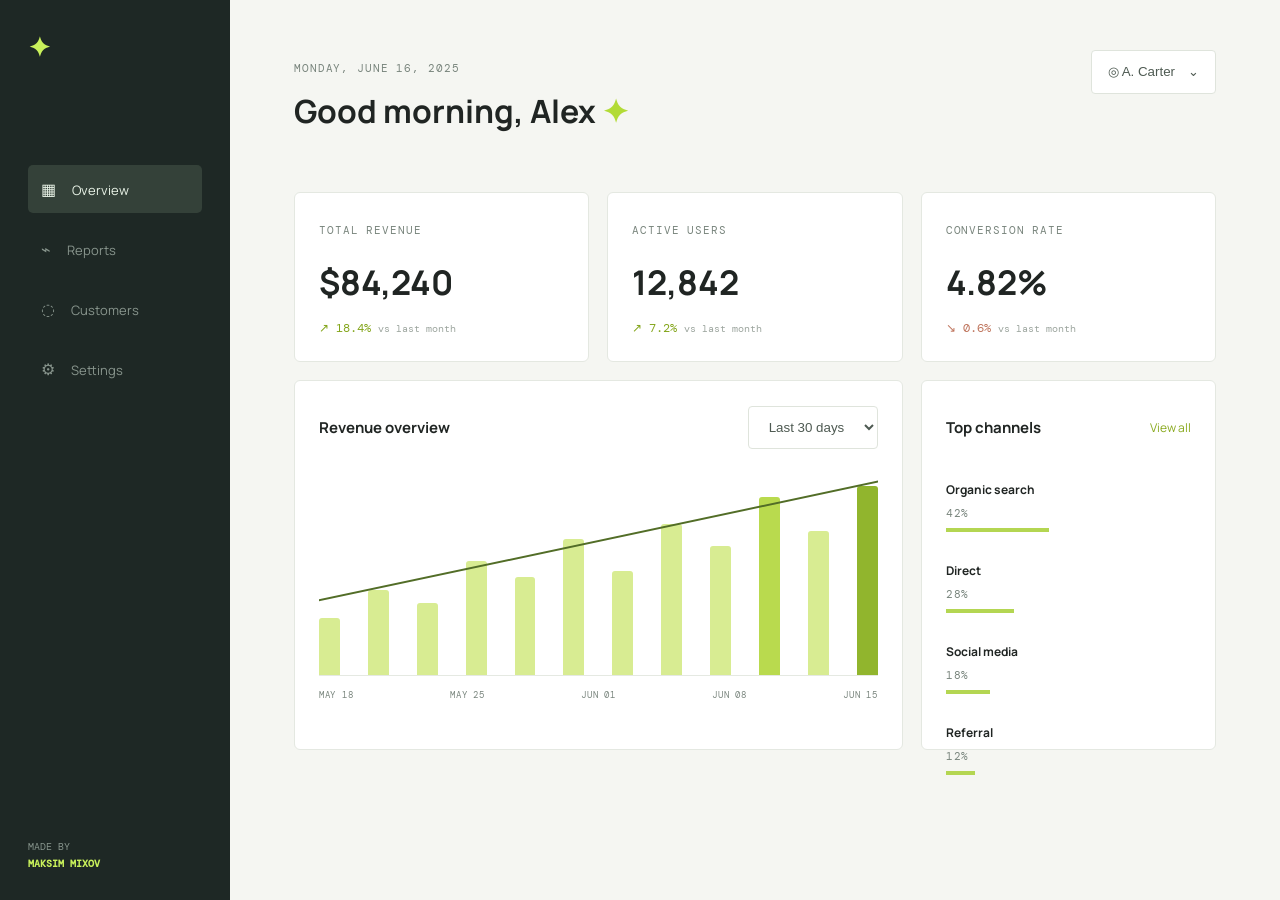
<file: aurora-dashboard/index.html>
<!doctype html><html lang="ru"><head><meta charset="UTF-8"><meta name="viewport" content="width=device-width,initial-scale=1"><title>Aurora Analytics</title><link rel="stylesheet" href="style.css"></head><body><aside><b class="mark">✦</b><nav><a class="active">▦ <span>Overview</span></a><a>⌁ <span>Reports</span></a><a>◌ <span>Customers</span></a><a>⚙ <span>Settings</span></a></nav><small>MADE BY<br><strong>MAKSIM MIXOV</strong></small></aside><main><header><div><p>MONDAY, JUNE 16, 2025</p><h1>Good morning, Alex <span>✦</span></h1></div><button>◎ A. Carter　⌄</button></header><div class="grid"><article class="metric"><span>Total revenue</span><strong>$84,240</strong><em>↗ 18.4% <small>vs last month</small></em></article><article class="metric"><span>Active users</span><strong>12,842</strong><em>↗ 7.2% <small>vs last month</small></em></article><article class="metric"><span>Conversion rate</span><strong>4.82%</strong><em class="down">↘ 0.6% <small>vs last month</small></em></article><article class="wide"><div class="title"><h2>Revenue overview</h2><select><option>Last 30 days</option></select></div><div class="chart"><div class="line"></div><div class="bars"><i></i><i></i><i></i><i></i><i></i><i></i><i></i><i></i><i></i><i></i><i></i><i></i></div><div class="months"><span>May 18</span><span>May 25</span><span>Jun 01</span><span>Jun 08</span><span>Jun 15</span></div></div></article><article class="side"><div class="title"><h2>Top channels</h2><a>View all</a></div><p><b>Organic search</b><span>42% <i style="width:42%"></i></span></p><p><b>Direct</b><span>28% <i style="width:28%"></i></span></p><p><b>Social media</b><span>18% <i style="width:18%"></i></span></p><p><b>Referral</b><span>12% <i style="width:12%"></i></span></p></article></div></main></body></html>
</file>
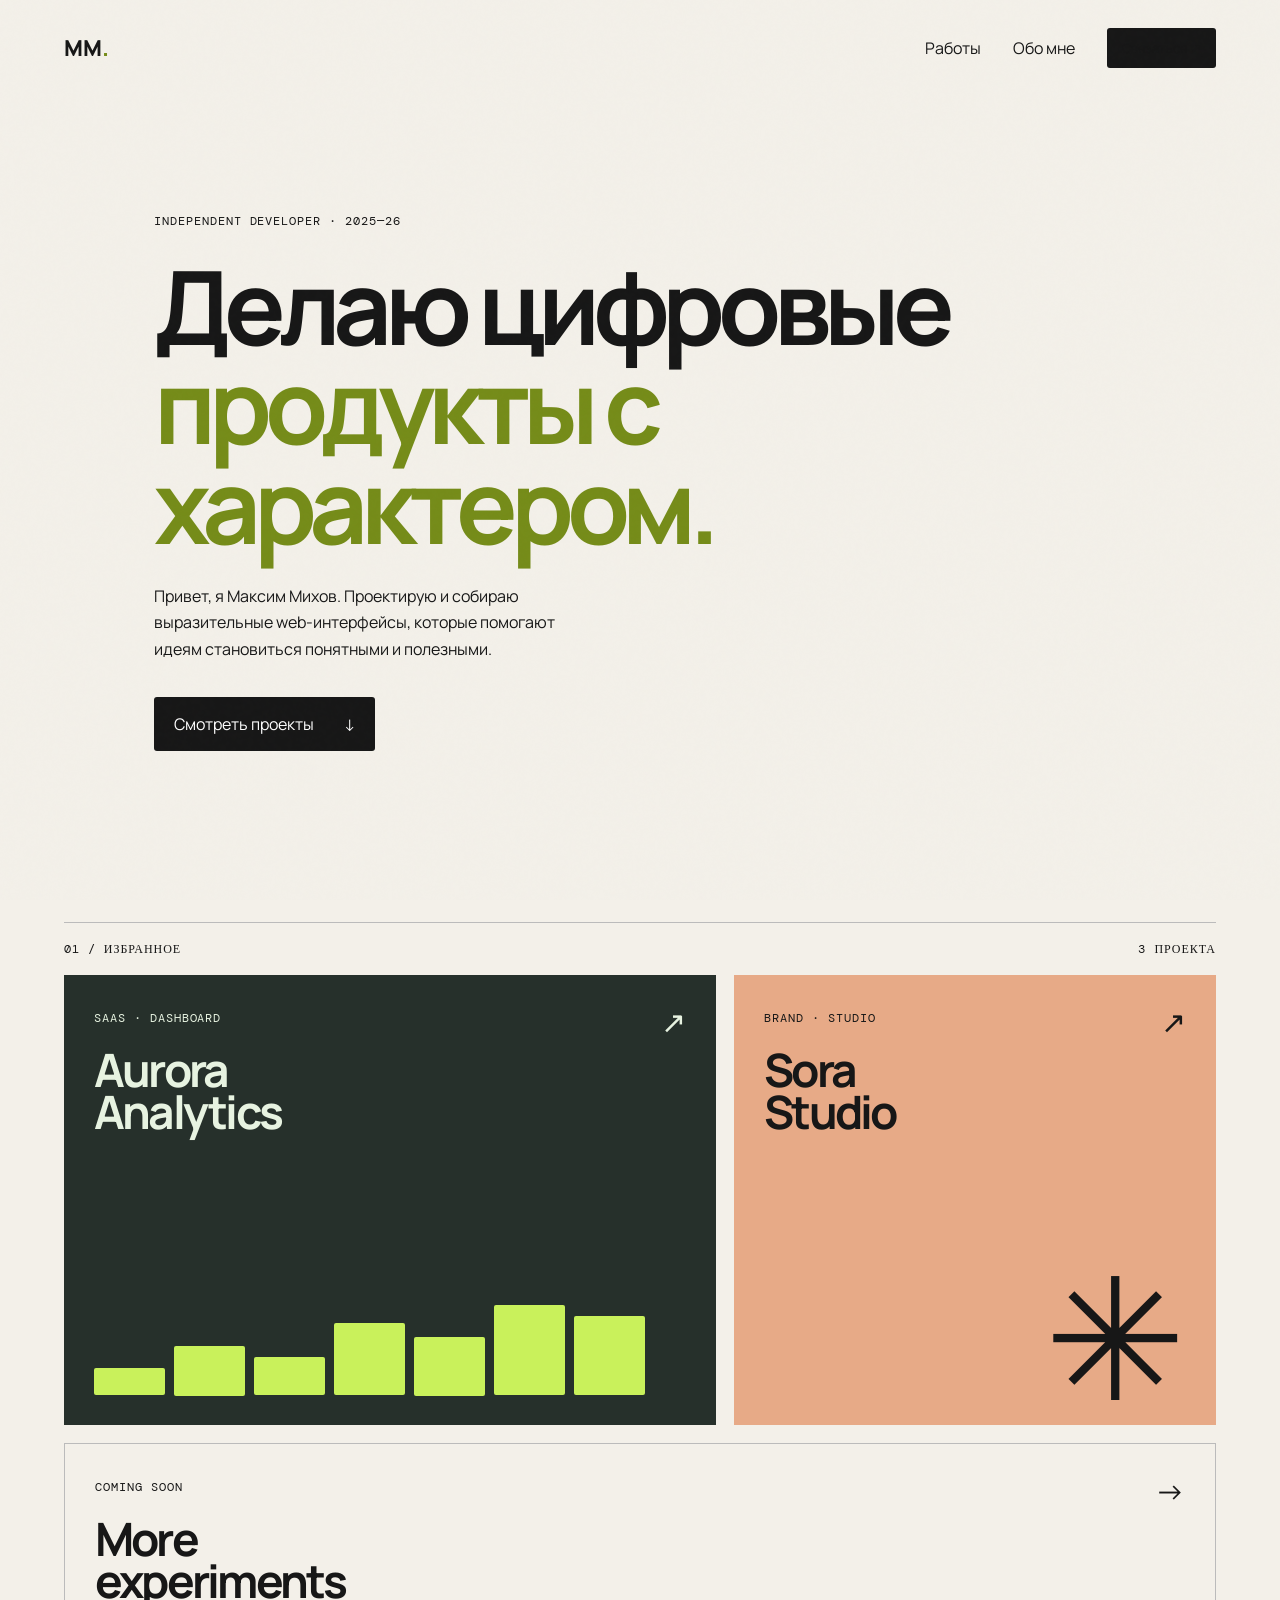
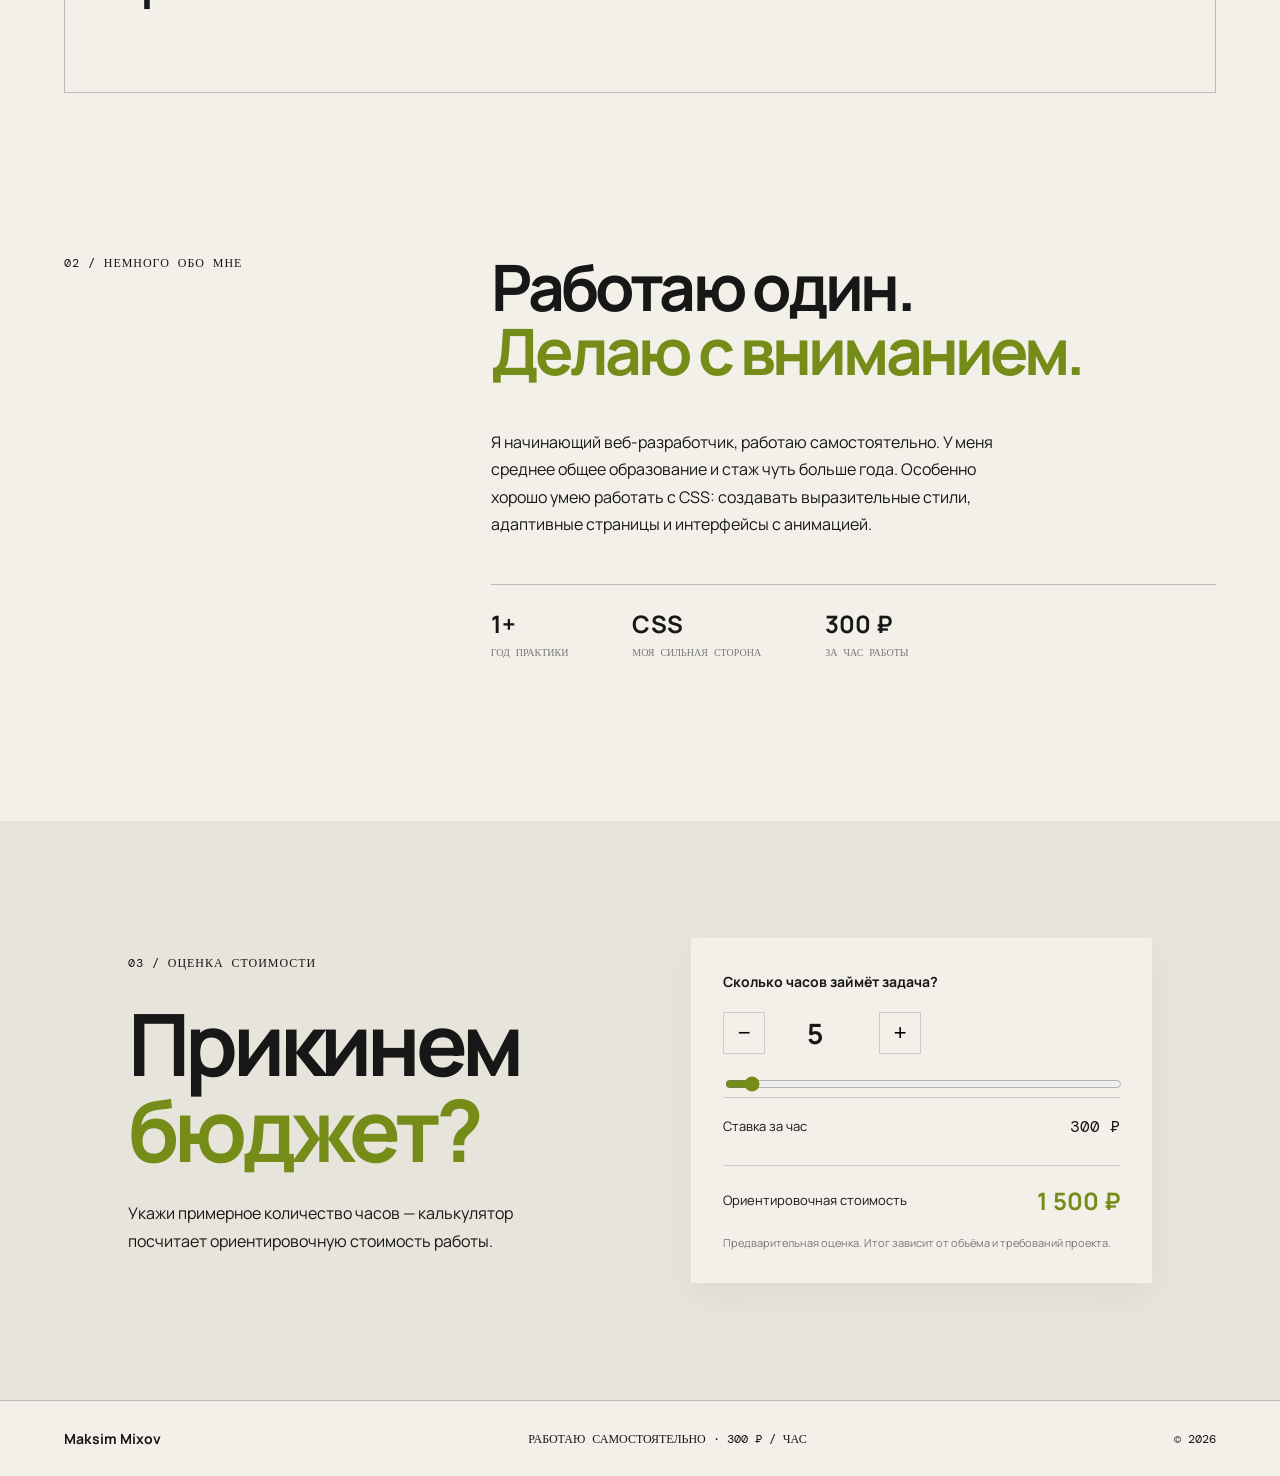
<file: portfolio/index.html>
<!doctype html>
<html lang="ru">
<head><meta charset="UTF-8"><meta name="viewport" content="width=device-width,initial-scale=1"><title>Maksim Mixov — Product developer</title><link rel="stylesheet" href="style.css"></head>
<body>
<nav><a class="logo" href="#top">MM<span>.</span></a><div class="links"><a href="#work">Работы</a><a href="#about">Обо мне</a><a class="button small" href="mailto:hello@maksimmixov.dev">Связаться ↗</a></div></nav>
<main id="top"><section class="hero"><p class="eyebrow">Independent developer · 2025—26</p><h1>Делаю цифровые<br><em>продукты с характером.</em></h1><p class="intro">Привет, я Максим Михов. Проектирую и собираю выразительные web-интерфейсы, которые помогают идеям становиться понятными и полезными.</p><a class="button" href="#work">Смотреть проекты <span>↓</span></a></section>
<section id="work" class="work"><div class="section-title"><span>01 / Избранное</span><span>3 проекта</span></div><div class="cards"><a class="project dark" href="../aurora-dashboard/index.html"><div><span class="tag">SaaS · Dashboard</span><h2>Aurora<br>Analytics</h2></div><span class="arrow">↗</span><div class="mini-chart"><i></i><i></i><i></i><i></i><i></i><i></i><i></i></div></a><a class="project peach" href="../sora-studio/index.html"><div><span class="tag">Brand · Studio</span><h2>Sora<br>Studio</h2></div><span class="arrow">↗</span><div class="sun">✳</div></a><div class="project outline"><div><span class="tag">Coming soon</span><h2>More<br>experiments</h2></div><span class="arrow">→</span></div></div></section>
<section id="about" class="about"><span class="section-label">02 / Немного обо мне</span><div><h2>Работаю один.<br><em>Делаю с вниманием.</em></h2><p>Я начинающий веб-разработчик, работаю самостоятельно. У меня среднее общее образование и стаж чуть больше года. Особенно хорошо умею работать с CSS: создавать выразительные стили, адаптивные страницы и интерфейсы с анимацией.</p><div class="facts"><div><strong>1+</strong><span>год практики</span></div><div><strong>CSS</strong><span>моя сильная сторона</span></div><div><strong>300 ₽</strong><span>за час работы</span></div></div></div></section>
<section class="calculator" id="calculator"><div><span class="section-label">03 / Оценка стоимости</span><h2>Прикинем<br><em>бюджет?</em></h2><p>Укажи примерное количество часов — калькулятор посчитает ориентировочную стоимость работы.</p></div><div class="calc-card"><label for="hours">Сколько часов займёт задача?</label><div class="hours-control"><button type="button" id="minus" aria-label="Уменьшить часы">−</button><input id="hours" type="number" min="1" max="500" value="5"><button type="button" id="plus" aria-label="Увеличить часы">+</button></div><input id="range" type="range" min="1" max="80" value="5" aria-label="Количество часов"><div class="rate"><span>Ставка за час</span><strong>300 ₽</strong></div><div class="total"><span>Ориентировочная стоимость</span><strong id="total">1 500 ₽</strong></div><small>Предварительная оценка. Итог зависит от объёма и требований проекта.</small></div></section></main>
<footer><strong>Maksim Mixov</strong><span>Работаю самостоятельно · 300 ₽ / час</span><span>© 2026</span></footer>
<script src="script.js"></script>
</body></html>
</file>
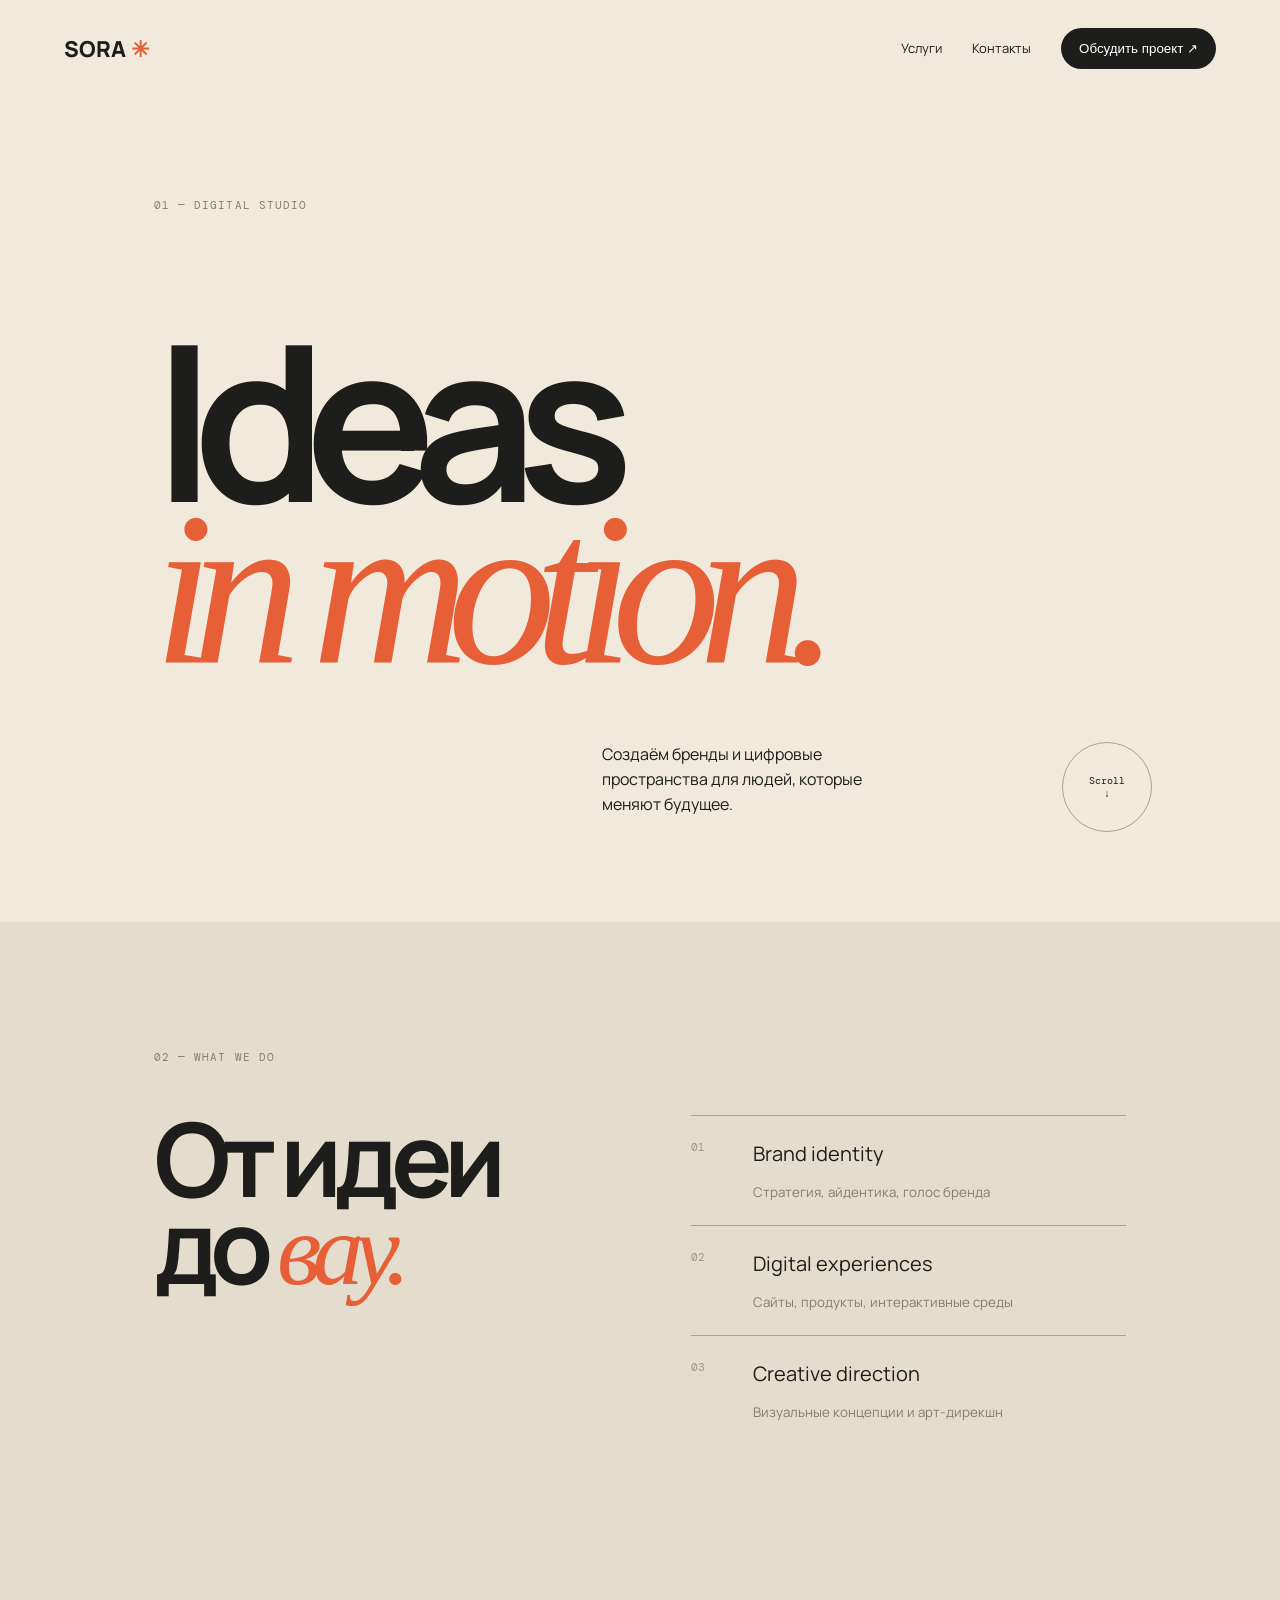
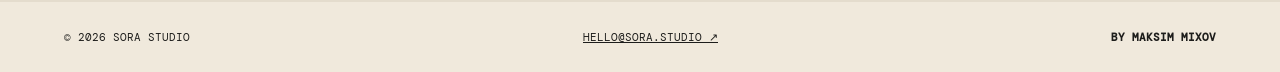
<file: sora-studio/index.html>
<!doctype html><html lang="ru"><head><meta charset="UTF-8"><meta name="viewport" content="width=device-width,initial-scale=1"><title>Sora — Creative studio</title><link rel="stylesheet" href="style.css"></head><body><nav><a href="#" class="logo">SORA<span>✳</span></a><div><a href="#services">Услуги</a><a href="#contact">Контакты</a><button>Обсудить проект ↗</button></div></nav><main><section class="hero"><p class="number">01 — Digital studio</p><h1>Ideas<br><i>in motion.</i></h1><p class="lead">Создаём бренды и цифровые пространства для людей, которые меняют будущее.</p><a href="#services" class="circle">Scroll<br>↓</a></section><section id="services" class="services"><p class="number">02 — What we do</p><div><h2>От идеи<br>до <i>вау.</i></h2><ol><li><b>01</b><span>Brand identity</span><small>Стратегия, айдентика, голос бренда</small></li><li><b>02</b><span>Digital experiences</span><small>Сайты, продукты, интерактивные среды</small></li><li><b>03</b><span>Creative direction</span><small>Визуальные концепции и арт-дирекшн</small></li></ol></div></section></main><footer id="contact"><span>© 2026 Sora Studio</span><a href="mailto:hello@sora.studio">hello@sora.studio ↗</a><strong>By Maksim Mixov</strong></footer></body></html>
</file>
<file: aurora-dashboard/style.css>
@import url('https://fonts.googleapis.com/css2?family=DM+Mono&family=Manrope:wght@500;700;800&display=swap');*{box-sizing:border-box}body{margin:0;background:#f5f6f2;color:#202523;font-family:Manrope, sans-serif;display:flex}aside{width:230px;min-height:100vh;background:#1e2825;color:#c9d3c9;padding:28px;display:flex;flex-direction:column}.mark{color:#c9f15b;font-size:27px}nav{margin-top:100px;display:grid;gap:12px}nav a{padding:13px;color:#88958d;text-decoration:none}nav a.active{background:#344139;border-radius:5px;color:#e9f3e7}nav span{margin-left:13px;font-size:13px}aside small{margin-top:auto;font:10px 'DM Mono';line-height:1.7;color:#87958d}aside strong{color:#c9f15b}main{max-width:1250px;flex:1;padding:50px 5vw}header{display:flex;justify-content:space-between;align-items:start;margin-bottom:45px}header p,.metric span,.months,.side p span{font:11px 'DM Mono';color:#79857d;letter-spacing:.08em;text-transform:uppercase}h1{font-size:32px;margin:14px 0}h1 span{color:#b2db36}button,select{padding:12px 16px;background:#fff;border:1px solid #dfe4dc;border-radius:4px;color:#4e5a52}.grid{display:grid;grid-template-columns:repeat(3,1fr);gap:18px}.metric,.wide,.side{background:#fff;border:1px solid #e4e8e1;border-radius:6px;padding:24px}.metric strong{display:block;font-size:34px;margin:20px 0 10px}.metric em{font:12px 'DM Mono';color:#83a51a;font-style:normal}.metric em small{color:#9ca59e}.metric .down{color:#bf755d}.wide{grid-column:span 2;height:370px}.side{height:370px}.title{display:flex;justify-content:space-between;align-items:center}.title h2{font-size:15px}.title a{font-size:12px;color:#89a91e}.chart{height:270px;position:relative;padding-top:35px}.bars{height:190px;display:flex;align-items:end;gap:5%;border-bottom:1px solid #e5e9e2}.bars i{width:4%;background:#d8ec92;border-radius:3px 3px 0 0}.bars i:nth-child(1){height:30%}.bars i:nth-child(2){height:45%}.bars i:nth-child(3){height:38%}.bars i:nth-child(4){height:60%}.bars i:nth-child(5){height:52%}.bars i:nth-child(6){height:72%}.bars i:nth-child(7){height:55%}.bars i:nth-child(8){height:80%}.bars i:nth-child(9){height:68%}.bars i:nth-child(10){height:94%;background:#b9da4e}.bars i:nth-child(11){height:76%}.bars i:nth-child(12){height:100%;background:#91b52d}.line{position:absolute;z-index:2;top:89px;left:0;width:100%;height:80px;border-top:2px solid #526d27;transform:skewY(-12deg)}.months{display:flex;justify-content:space-between;padding-top:13px;font-size:9px}.side p{margin:30px 0}.side p b{display:block;font-size:12px;margin-bottom:8px}.side p span{display:block;position:relative}.side p i{display:block;height:4px;background:#b4d652;margin-top:8px} @media(max-width:750px){aside{width:65px;padding:20px 10px}aside nav span,aside small{display:none}main{padding:30px 20px}.grid{display:block}.metric,.wide,.side{margin-bottom:15px}.wide{height:330px}header{display:block}header button{margin-top:15px}}
</file>
<file: portfolio/style.css>
@import url('https://fonts.googleapis.com/css2?family=DM+Mono:wght@400;500&family=Manrope:wght@400;600;700;800&display=swap');
:root{--ink:#171717;--cream:#f3f0e9;--lime:#c9f15b}*{box-sizing:border-box}html{scroll-behavior:smooth;scroll-padding-top:25px}body{margin:0;background:var(--cream);color:var(--ink);font-family:Manrope,sans-serif;overflow-x:hidden}body:before{content:"";position:fixed;inset:0;pointer-events:none;z-index:5;opacity:.12;background-image:url("data:image/svg+xml,%3Csvg viewBox='0 0 180 180' xmlns='http://www.w3.org/2000/svg'%3E%3Cfilter id='n'%3E%3CfeTurbulence type='fractalNoise' baseFrequency='.9' numOctaves='3' stitchTiles='stitch'/%3E%3C/filter%3E%3Crect width='100%25' height='100%25' filter='url(%23n)' opacity='.12'/%3E%3C/svg%3E")}nav,footer{display:flex;justify-content:space-between;align-items:center;padding:28px 5vw}.logo{font-size:22px;font-weight:800;color:inherit;text-decoration:none}.logo span,h1 em,h2 em{color:#758c19;font-style:normal}.links{display:flex;gap:32px;align-items:center}.links a{color:inherit;text-decoration:none}.links>a:not(.button){position:relative}.links>a:not(.button):after{content:"";position:absolute;bottom:-5px;left:0;width:100%;height:1px;background:currentColor;transform:scaleX(0);transform-origin:right;transition:transform .3s}.links>a:not(.button):hover:after{transform:scaleX(1);transform-origin:left}.button{display:inline-flex;gap:30px;background:var(--ink);color:white;padding:16px 20px;text-decoration:none;border-radius:3px;transition:transform .3s cubic-bezier(.2,.8,.2,1),background .3s,box-shadow .3s}.button:hover{transform:translateY(-4px);background:#758c19;box-shadow:0 12px 25px #758c1933}.button span{display:inline-block;transition:transform .3s}.button:hover span{transform:translate(4px,4px)}.button.small{padding:11px 15px;font-size:13px}.hero{max-width:1100px;margin:13vh auto 19vh;padding:0 5vw;animation:hero-in .9s both}.eyebrow,.tag,.section-title,.section-label{font:12px 'DM Mono';text-transform:uppercase;letter-spacing:.08em}.eyebrow{animation:rise .7s .1s both}.hero h1{font-size:clamp(48px,8vw,110px);line-height:.97;letter-spacing:-.07em;margin:28px 0;max-width:1000px;animation:rise .8s .2s both}.intro{max-width:440px;line-height:1.65;margin:0 0 35px;animation:rise .8s .35s both}.hero>.button{animation:rise .8s .5s both}.work{padding:0 5vw}.section-title{display:flex;justify-content:space-between;border-top:1px solid #bbb;padding:18px 0}.cards{display:grid;grid-template-columns:1.15fr .85fr;gap:18px}.project{height:450px;padding:30px;position:relative;text-decoration:none;color:inherit;display:flex;flex-direction:column;justify-content:space-between;overflow:hidden;transition:transform .45s cubic-bezier(.2,.8,.2,1),box-shadow .45s}.project:hover{transform:translateY(-8px) scale(.99);box-shadow:0 24px 45px #17171720}.project:after{content:"";position:absolute;inset:0;background:#ffffff12;opacity:0;transition:opacity .4s}.project:hover:after{opacity:1}.dark{background:#26302b;color:#e7f3e1}.peach{background:#e7aa87}.outline{border:1px solid #bbb;grid-column:1/3;height:250px;background:transparent}.project h2{font-size:46px;line-height:.92;margin:22px 0;letter-spacing:-.06em;transition:transform .4s}.project:hover h2{transform:translateX(5px)}.arrow{font-size:30px;position:absolute;right:30px;top:26px;transition:transform .35s}.project:hover .arrow{transform:translate(5px,-5px) rotate(45deg)}.mini-chart{height:90px;display:flex;align-items:end;gap:9px}.mini-chart i{display:block;width:12%;background:var(--lime);border-radius:2px;transform-origin:bottom;animation:bar-in .8s both;transition:filter .3s}.mini-chart i:nth-child(1){height:30%;animation-delay:.1s}.mini-chart i:nth-child(2){height:55%;animation-delay:.2s}.mini-chart i:nth-child(3){height:42%;animation-delay:.3s}.mini-chart i:nth-child(4){height:80%;animation-delay:.4s}.mini-chart i:nth-child(5){height:65%;animation-delay:.5s}.mini-chart i:nth-child(6){height:100%;animation-delay:.6s}.mini-chart i:nth-child(7){height:88%;animation-delay:.7s}.project:hover .mini-chart i{filter:brightness(1.2);animation:bar-bounce .55s ease-in-out infinite alternate}.mini-chart i:nth-child(2n){animation-delay:.1s}.mini-chart i:nth-child(3n){animation-delay:.25s}.sun{font-size:170px;line-height:.7;align-self:flex-end;transition:transform .7s cubic-bezier(.2,.8,.2,1)}.peach:hover .sun{transform:rotate(60deg) scale(1.08)}.about{display:grid;grid-template-columns:1fr 2fr;gap:5vw;padding:18vh 5vw}.about h2,.calculator h2{font-size:clamp(30px,5vw,68px);line-height:1;margin:0;letter-spacing:-.06em}.about p,.calculator p{max-width:540px;line-height:1.7}.about>div{display:flex;justify-content:space-between;gap:30px;flex-direction:column}.facts{display:flex;gap:clamp(20px,5vw,70px);border-top:1px solid #bbb;padding-top:22px}.facts div{display:grid;gap:6px}.facts strong{font-size:24px}.facts span{font:10px 'DM Mono';text-transform:uppercase;color:#777}.calculator{display:grid;grid-template-columns:1fr 1fr;gap:8vw;background:#e7e4dc;padding:13vh 10vw;align-items:center}.calculator h2{font-size:clamp(48px,7vw,86px);margin:28px 0}.calculator p{max-width:390px}.calc-card{background:var(--cream);padding:32px;box-shadow:0 12px 35px #1717170c}.calc-card label{font-size:14px;font-weight:700}.hours-control{display:flex;align-items:center;gap:12px;margin:20px 0}.hours-control button{width:42px;height:42px;border:1px solid #ccc;background:transparent;font-size:22px;cursor:pointer;transition:background .2s,color .2s,transform .2s}.hours-control button:hover{background:var(--ink);color:white;transform:scale(1.07)}.hours-control input{width:90px;border:0;background:transparent;text-align:center;font:700 28px Manrope;color:var(--ink)}input[type=range]{width:100%;accent-color:#758c19;cursor:pointer}.rate,.total{display:flex;justify-content:space-between;align-items:center;padding:18px 0;border-top:1px solid #ccc;font-size:13px}.rate strong{font:16px 'DM Mono'}.total{margin-top:10px}.total strong{font-size:24px;color:#758c19}.calc-card>small{display:block;color:#777;line-height:1.5;font-size:11px}footer{border-top:1px solid #bbb;font:12px 'DM Mono';text-transform:uppercase}footer strong{font:700 14px Manrope;text-transform:none}@keyframes hero-in{from{opacity:0;filter:blur(8px)}to{opacity:1;filter:blur(0)}}@keyframes rise{from{opacity:0;transform:translateY(24px)}to{opacity:1;transform:translateY(0)}}@keyframes bar-in{from{transform:scaleY(0)}to{transform:scaleY(1)}}@keyframes bar-bounce{to{transform:scaleY(.85)}}.reveal{opacity:0;transform:translateY(28px);transition:opacity .7s,transform .7s}.reveal.visible{opacity:1;transform:translateY(0)}@media(max-width:650px){.links{gap:14px}.links a:not(.button){display:none}.cards{display:block}.project{margin-bottom:18px;height:350px}.outline{height:220px}.about{display:block;padding:13vh 7vw}.about h2{margin:30px 0}.facts{gap:16px}.facts strong{font-size:19px}.facts span{font-size:8px}.calculator{grid-template-columns:1fr;padding:12vh 7vw;gap:25px}.calc-card{padding:23px}footer{gap:15px;align-items:flex-start;flex-direction:column}}@media(prefers-reduced-motion:reduce){*,*:before,*:after{scroll-behavior:auto!important;animation-duration:.01ms!important;animation-iteration-count:1!important;transition-duration:.01ms!important}}
</file>
<file: sora-studio/style.css>
@import url('https://fonts.googleapis.com/css2?family=DM+Mono&family=Manrope:wght@500;700;800&display=swap');*{box-sizing:border-box}body{margin:0;background:#f0e9dc;color:#1d1d1b;font-family:Manrope,sans-serif}nav{display:flex;justify-content:space-between;align-items:center;padding:28px 5vw}.logo{font-weight:800;font-size:22px;text-decoration:none;color:inherit}.logo span{color:#e65f36;margin-left:5px}nav a{color:inherit;text-decoration:none;margin-right:30px;font-size:13px}button{background:#1d1d1b;color:white;border:0;padding:13px 18px;border-radius:30px}.hero{min-height:76vh;padding:10vh 12vw;position:relative}.number{font:11px 'DM Mono';text-transform:uppercase;letter-spacing:.1em;color:#887f70}.hero h1{font-size:clamp(90px,17vw,230px);line-height:.74;letter-spacing:-.1em;margin:14vh 0 8vh}.hero h1 i,.services h2 i{font-family:Georgia,serif;font-weight:400;color:#e65f36}.lead{max-width:310px;line-height:1.55;margin-left:35vw}.circle{position:absolute;right:10vw;bottom:10vh;width:90px;height:90px;border:1px solid #aaa094;border-radius:50%;display:grid;place-content:center;text-align:center;font:10px 'DM Mono';text-decoration:none;color:inherit}.services{background:#e4dccd;padding:13vh 12vw}.services>div{display:grid;grid-template-columns:1fr 1fr;gap:8vw}.services h2{font-size:clamp(50px,8vw,110px);line-height:.85;letter-spacing:-.08em;margin:40px 0}ol{list-style:none;padding:0;margin:40px 0}li{border-top:1px solid #aaa092;padding:24px 0;display:grid;grid-template-columns:50px 1fr;gap:12px}li b{font:11px 'DM Mono';color:#a09587}li span{font-size:20px}li small{grid-column:2;color:#857d72;margin-top:4px}footer{padding:28px 5vw;display:flex;justify-content:space-between;font:11px 'DM Mono';text-transform:uppercase}footer a{color:inherit}@media(max-width:700px){nav>div a{display:none}.hero{padding:8vh 7vw}.hero h1{font-size:24vw;margin:15vh 0 8vh}.lead{margin-left:0}.circle{right:7vw}.services{padding:12vh 7vw}.services>div{display:block}.services h2{font-size:18vw}footer{display:block;line-height:2.5}}
</file>
